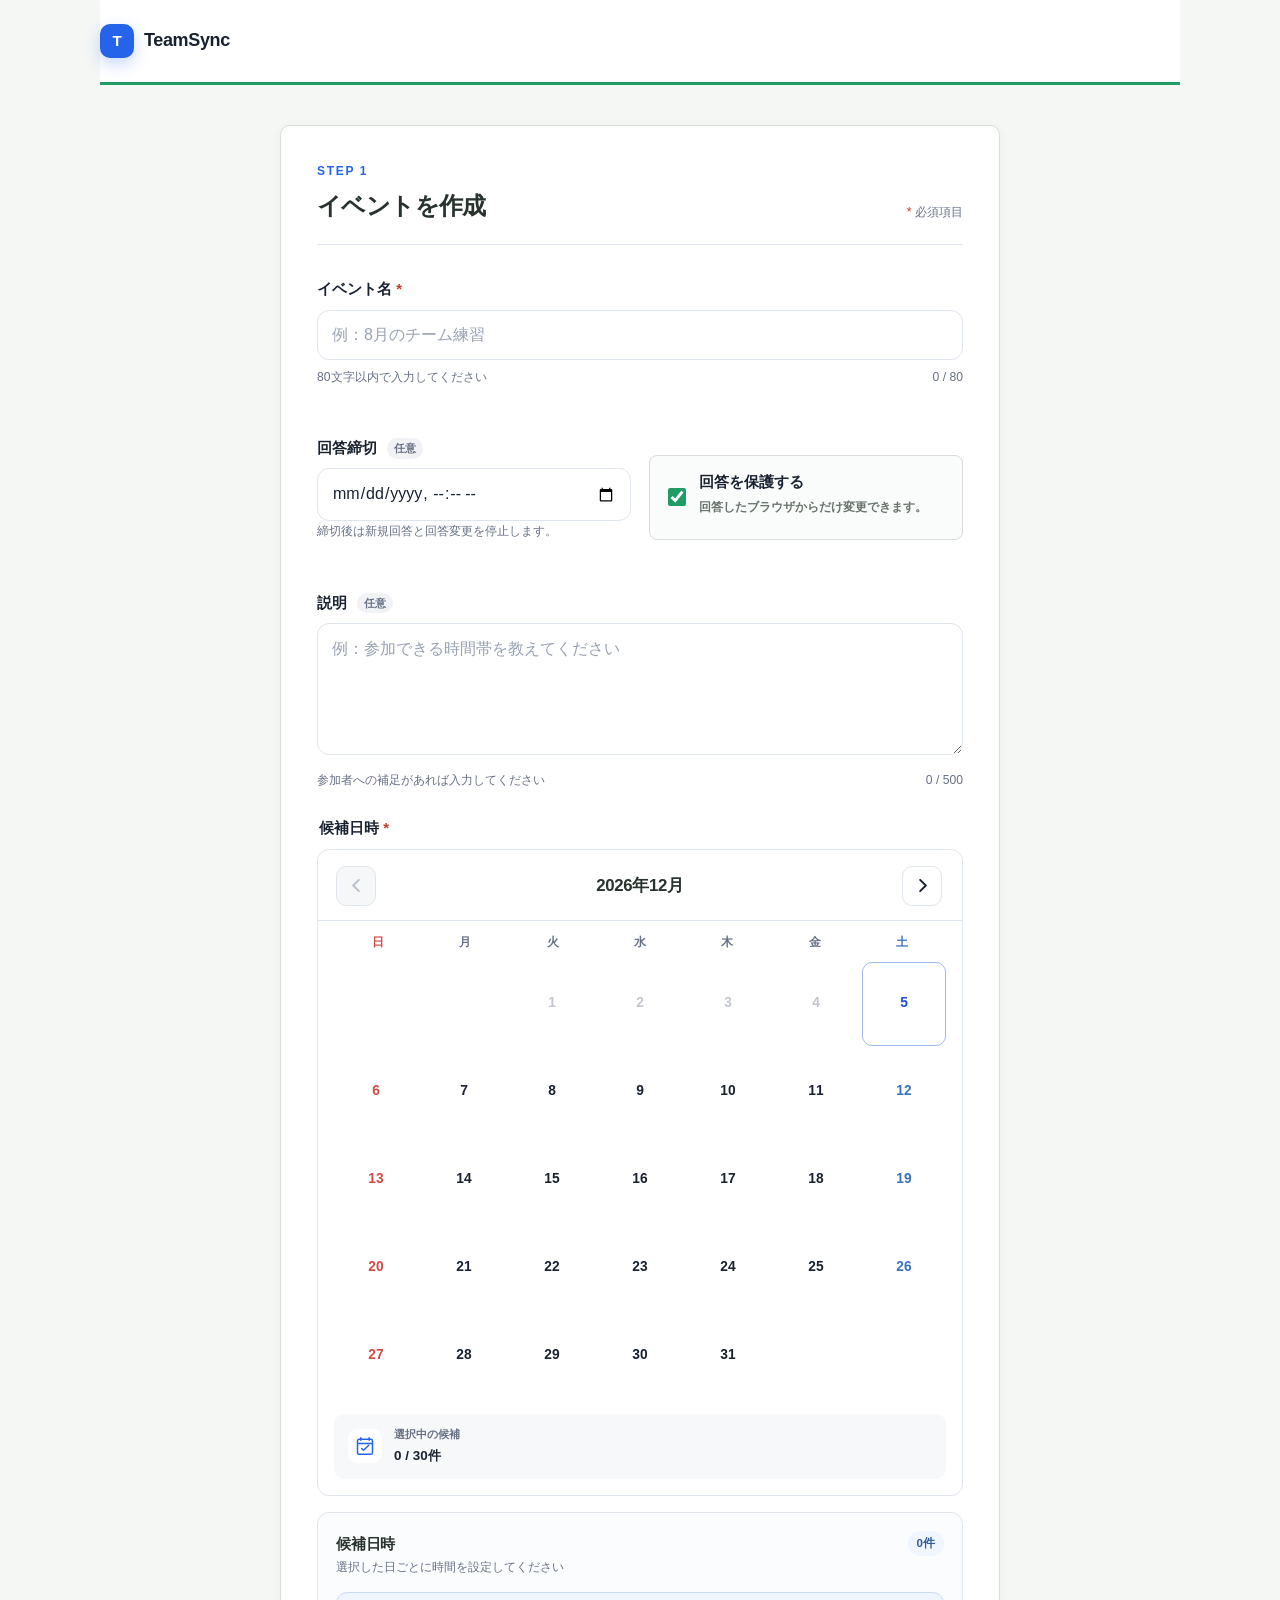
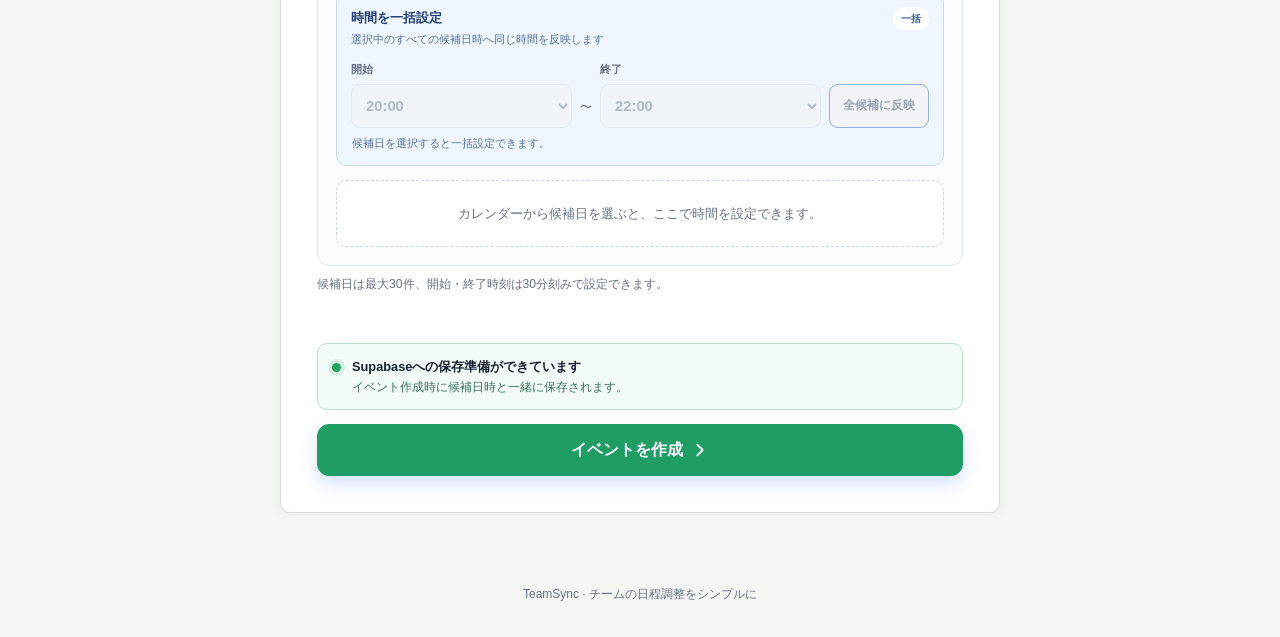
<file: index.html>
<!doctype html>
<html lang="ja">
  <head>
    <meta charset="UTF-8" />
    <meta name="viewport" content="width=device-width, initial-scale=1.0" />
    <meta
      name="description"
      content="TeamSyncは、ゲームチーム向けのシンプルな日程調整ツールです。"
    />
    <title>イベントを作成 | TeamSync</title>
    <link rel="stylesheet" href="css/style.css?v=15" />
  </head>
  <body>
    <header class="site-header">
      <a class="brand" href="index.html" aria-label="TeamSync ホーム">
        <span class="brand-mark" aria-hidden="true">T</span>
        <span>TeamSync</span>
      </a>
    </header>

    <main class="page-shell">
      <section class="card" aria-labelledby="form-title">
        <div class="card-heading">
          <div>
            <p class="step-label">STEP 1</p>
            <h2 id="form-title">イベントを作成</h2>
          </div>
          <p class="required-note"><span aria-hidden="true">*</span> 必須項目</p>
        </div>

        <form id="create-event-form" novalidate>
          <div class="form-group">
            <label for="event-title">イベント名 <span class="required">*</span></label>
            <input
              id="event-title"
              name="title"
              type="text"
              maxlength="80"
              placeholder="例：8月のチーム練習"
              autocomplete="off"
              aria-describedby="event-title-hint event-title-error"
              required
            />
            <div class="field-meta">
              <p id="event-title-hint" class="field-hint">80文字以内で入力してください</p>
              <p id="event-title-count" class="character-count" aria-hidden="true">0 / 80</p>
            </div>
            <p id="event-title-error" class="field-error" aria-live="polite"></p>
          </div>

          <div class="creation-options">
            <div class="form-group">
              <label for="response-deadline">
                回答締切 <span class="optional">任意</span>
              </label>
              <input id="response-deadline" name="responseDeadline" type="datetime-local" />
              <p class="field-hint">締切後は新規回答と回答変更を停止します。</p>
            </div>
            <label class="check-option" for="responses-protected">
              <input id="responses-protected" name="responsesProtected" type="checkbox" checked />
              <span>
                <strong>回答を保護する</strong>
                <small>回答したブラウザからだけ変更できます。</small>
              </span>
            </label>
          </div>

          <div class="form-group">
            <label for="event-description">
              説明 <span class="optional">任意</span>
            </label>
            <textarea
              id="event-description"
              name="description"
              rows="4"
              maxlength="500"
              placeholder="例：参加できる時間帯を教えてください"
              aria-describedby="event-description-hint"
            ></textarea>
            <div class="field-meta">
              <p id="event-description-hint" class="field-hint">参加者への補足があれば入力してください</p>
              <p id="event-description-count" class="character-count" aria-hidden="true">0 / 500</p>
            </div>
          </div>

          <fieldset class="form-group schedule-field" aria-describedby="schedule-note schedule-error">
            <legend>候補日時 <span class="required">*</span></legend>
            <div class="calendar" id="calendar" data-calendar>
              <div class="calendar-header">
                <button
                  class="calendar-nav-button"
                  id="calendar-previous"
                  type="button"
                  aria-label="前の月を表示"
                >
                  <svg viewBox="0 0 20 20" aria-hidden="true">
                    <path d="m12.5 4-6 6 6 6" />
                  </svg>
                </button>
                <p class="calendar-month" id="calendar-month" aria-live="polite"></p>
                <button
                  class="calendar-nav-button"
                  id="calendar-next"
                  type="button"
                  aria-label="次の月を表示"
                >
                  <svg viewBox="0 0 20 20" aria-hidden="true">
                    <path d="m7.5 4 6 6-6 6" />
                  </svg>
                </button>
              </div>

              <div class="calendar-weekdays" aria-hidden="true">
                <span class="is-sunday">日</span>
                <span>月</span>
                <span>火</span>
                <span>水</span>
                <span>木</span>
                <span>金</span>
                <span class="is-saturday">土</span>
              </div>

              <div
                class="calendar-grid"
                id="calendar-grid"
                role="group"
                aria-labelledby="calendar-month"
              ></div>

              <div class="calendar-selection" id="calendar-selection">
                <span class="calendar-selection-icon" aria-hidden="true">
                  <svg viewBox="0 0 24 24">
                    <path d="M7 2v3M17 2v3M3.5 9h17M5 4h14a2 2 0 0 1 2 2v14a2 2 0 0 1-2 2H5a2 2 0 0 1-2-2V6a2 2 0 0 1 2-2Z" />
                    <path d="m8 15 2.2 2.2L16.5 11" />
                  </svg>
                </span>
                <div>
                  <span class="calendar-selection-label">選択中の候補</span>
                  <strong id="selected-count-label">0 / 30件</strong>
                </div>
              </div>
            </div>

            <section class="candidate-editor" aria-labelledby="candidate-editor-title">
              <div class="candidate-editor-header">
                <div>
                  <h3 id="candidate-editor-title">候補日時</h3>
                  <p>選択した日ごとに時間を設定してください</p>
                </div>
                <span class="candidate-count" id="candidate-count" aria-live="polite">0件</span>
              </div>

              <section class="bulk-time-panel" aria-labelledby="bulk-time-title">
                <div class="bulk-time-heading">
                  <div>
                    <h4 id="bulk-time-title">時間を一括設定</h4>
                    <p>選択中のすべての候補日時へ同じ時間を反映します</p>
                  </div>
                  <span class="bulk-time-badge">一括</span>
                </div>
                <div class="bulk-time-controls">
                  <label class="time-field" for="bulk-start-time">
                    <span>開始</span>
                    <select
                      class="time-select"
                      id="bulk-start-time"
                      aria-describedby="bulk-time-message"
                      disabled
                    ></select>
                  </label>
                  <span class="time-separator" aria-hidden="true">〜</span>
                  <label class="time-field" for="bulk-end-time">
                    <span>終了</span>
                    <select
                      class="time-select"
                      id="bulk-end-time"
                      aria-describedby="bulk-time-message"
                      disabled
                    ></select>
                  </label>
                  <button class="bulk-time-button" id="apply-bulk-time" type="button" disabled>
                    全候補に反映
                  </button>
                </div>
                <p class="bulk-time-message" id="bulk-time-message" aria-live="polite">
                  候補日を選択すると一括設定できます。
                </p>
              </section>

              <div class="candidate-empty" id="candidate-empty">
                カレンダーから候補日を選ぶと、ここで時間を設定できます。
              </div>
              <div class="candidate-list" id="candidate-list"></div>
            </section>

            <input id="schedule-data" name="schedule" type="hidden" />
            <p id="schedule-note" class="field-hint schedule-hint">
              候補日は最大30件、開始・終了時刻は30分刻みで設定できます。
            </p>
            <p id="schedule-error" class="field-error" aria-live="polite"></p>
          </fieldset>

          <div
            class="backend-status"
            id="supabase-status"
            role="status"
            aria-live="polite"
            tabindex="-1"
          >
            <span class="backend-status-indicator" aria-hidden="true"></span>
            <div>
              <strong id="supabase-status-label">保存先を確認しています</strong>
              <span id="supabase-status-detail">Supabaseの設定を読み込んでいます。</span>
            </div>
          </div>

          <button class="primary-button" id="create-event-button" type="submit">
            <span class="button-spinner" aria-hidden="true" hidden></span>
            <span id="create-event-button-label">イベントを作成</span>
            <svg viewBox="0 0 20 20" aria-hidden="true">
              <path d="m7 4 6 6-6 6" />
            </svg>
          </button>

          <p id="phase-notice" class="phase-notice" role="status" aria-live="polite" hidden></p>
        </form>
      </section>
    </main>

    <footer class="site-footer">
      <p>TeamSync <span aria-hidden="true">·</span> チームの日程調整をシンプルに</p>
    </footer>

    <script src="js/config.js?v=8" defer></script>
    <script src="js/calendar.js?v=15" defer></script>
    <script src="js/supabase.js?v=15" defer></script>
    <script src="js/create-event.js?v=15" defer></script>
  </body>
</html>
</file>
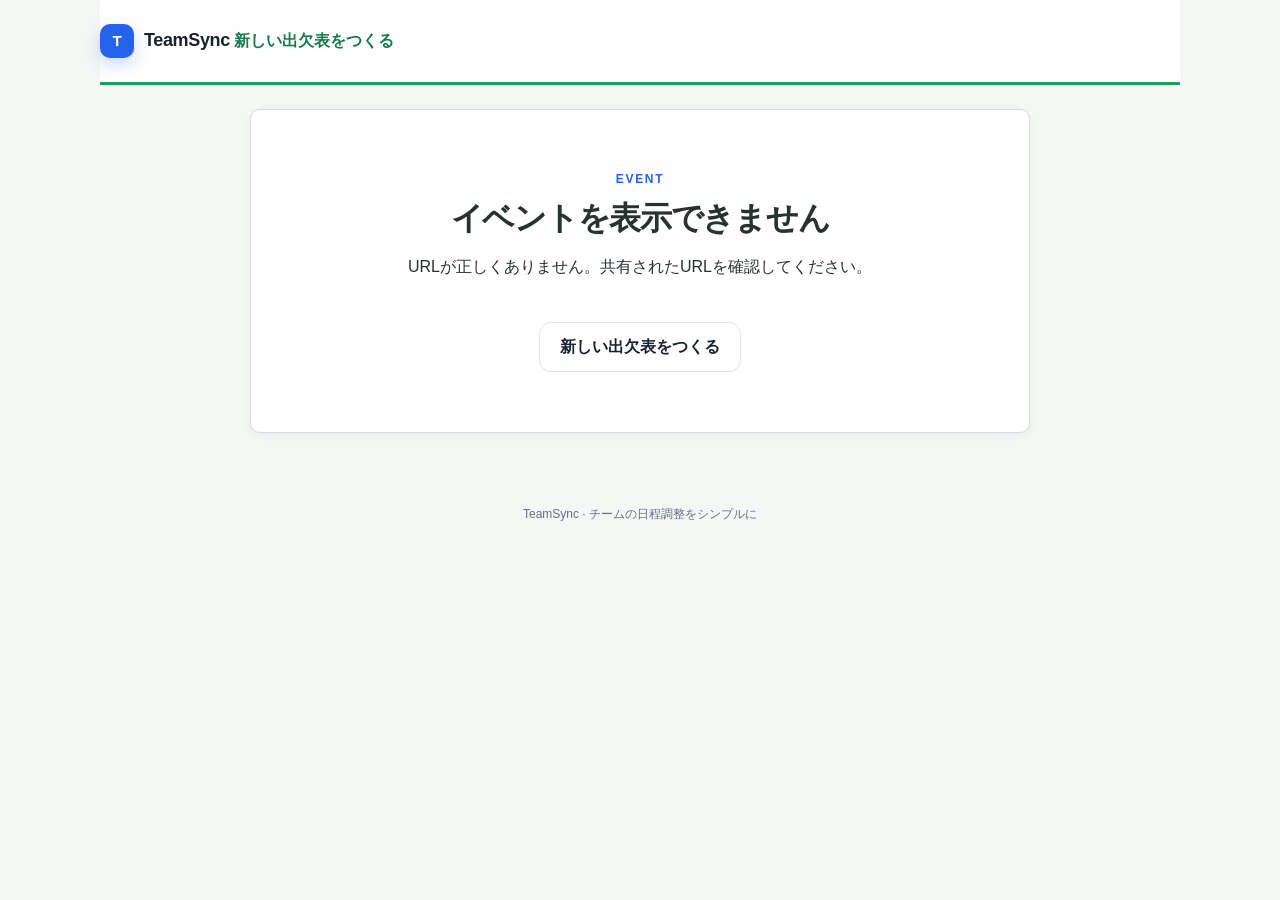
<file: event.html>
<!doctype html>
<html lang="ja">
  <head>
    <meta charset="UTF-8" />
    <meta name="viewport" content="width=device-width, initial-scale=1.0" />
    <meta name="description" content="TeamSyncの出欠表です。" />
    <title>出欠表 | TeamSync</title>
    <link rel="stylesheet" href="css/style.css?v=16" />
  </head>
  <body>
    <header class="site-header">
      <a class="brand" href="index.html" aria-label="TeamSync ホーム">
        <span class="brand-mark" aria-hidden="true">T</span><span>TeamSync</span>
      </a>
      <a class="header-create-link" href="index.html">新しい出欠表をつくる</a>
    </header>

    <main class="page-shell event-page-shell">
      <section id="event-loading" class="card event-state" aria-live="polite">
        <span class="event-loader" aria-hidden="true"></span><p>出欠表を読み込んでいます…</p>
      </section>

      <section id="event-error" class="card empty-state" hidden>
        <p class="eyebrow">EVENT</p>
        <h1>イベントを表示できません</h1>
        <p id="event-error-message"></p>
        <a class="secondary-button" href="index.html">新しい出欠表をつくる</a>
      </section>

      <article id="event-content" class="event-content" hidden>
        <section class="event-header-card card">
          <div class="event-title-row">
            <div>
              <p class="eyebrow">みんなの予定を合わせよう</p>
              <h1 id="event-title"></h1>
            </div>
            <a id="manage-event-link" class="organizer-button" href="manage.html" hidden>幹事メニュー</a>
          </div>
          <p id="event-description" class="event-description"></p>
          <div id="confirmed-banner" class="confirmed-banner" hidden>
            <strong>開催日が決まりました</strong>
            <span id="confirmed-date"></span>
          </div>
          <p id="deadline-status" class="deadline-status"></p>

          <div class="share-panel compact-share-panel">
            <div>
              <span class="share-label">参加者へこのURLを共有してください</span>
              <p id="share-url" class="share-url"></p>
            </div>
            <button id="copy-url-button" class="copy-button" type="button">
              <span id="copy-url-label">URLをコピー</span>
            </button>
          </div>
          <p id="copy-status" class="copy-status" role="status" aria-live="polite"></p>
        </section>

        <section class="event-primary-actions">
          <a id="response-page-link" class="primary-button response-page-button" href="response.html">
            出欠を入力する
          </a>
          <button id="download-csv-button" class="secondary-button" type="button">CSVダウンロード</button>
        </section>

        <section class="card attendance-card" aria-labelledby="event-results-title">
          <div class="attendance-heading">
            <div>
              <p class="step-label">ATTENDANCE</p>
              <h2 id="event-results-title">出欠表</h2>
            </div>
            <div class="attendance-meta">
              <strong id="results-participant-count">0人が回答</strong>
              <button id="refresh-results-button" class="text-button" type="button">最新の状態に更新</button>
            </div>
          </div>

          <div id="results-loading" class="results-state" role="status" aria-live="polite">
            <span class="event-loader" aria-hidden="true"></span><p>回答を集計しています…</p>
          </div>
          <div id="results-error" class="results-state results-state--error" hidden>
            <p>回答結果を読み込めませんでした。</p>
          </div>
          <p id="results-action-notice" class="phase-notice" role="status" aria-live="polite" hidden></p>
          <div id="results-empty" class="results-empty" hidden>
            <strong>まだ回答はありません</strong>
            <p>「出欠を入力する」から最初の回答を登録してください。</p>
          </div>

          <div id="results-content" hidden>
            <div class="attendance-table-scroll" tabindex="0" aria-label="候補日時と参加者の出欠表">
              <table class="attendance-table">
                <caption>候補日時ごとの出欠とコメント</caption>
                <thead id="results-table-head"></thead>
                <tbody id="results-table-body"></tbody>
                <tfoot id="results-table-foot"></tfoot>
              </table>
            </div>
            <p class="table-help">名前を選ぶと回答を変更できます。回答保護中は回答したブラウザのみ編集できます。</p>
          </div>
        </section>
      </article>
    </main>

    <footer class="site-footer"><p>TeamSync · チームの日程調整をシンプルに</p></footer>
    <script src="js/config.js?v=8" defer></script>
    <script src="js/supabase.js?v=15" defer></script>
    <script src="js/event.js?v=16" defer></script>
  </body>
</html>
</file>
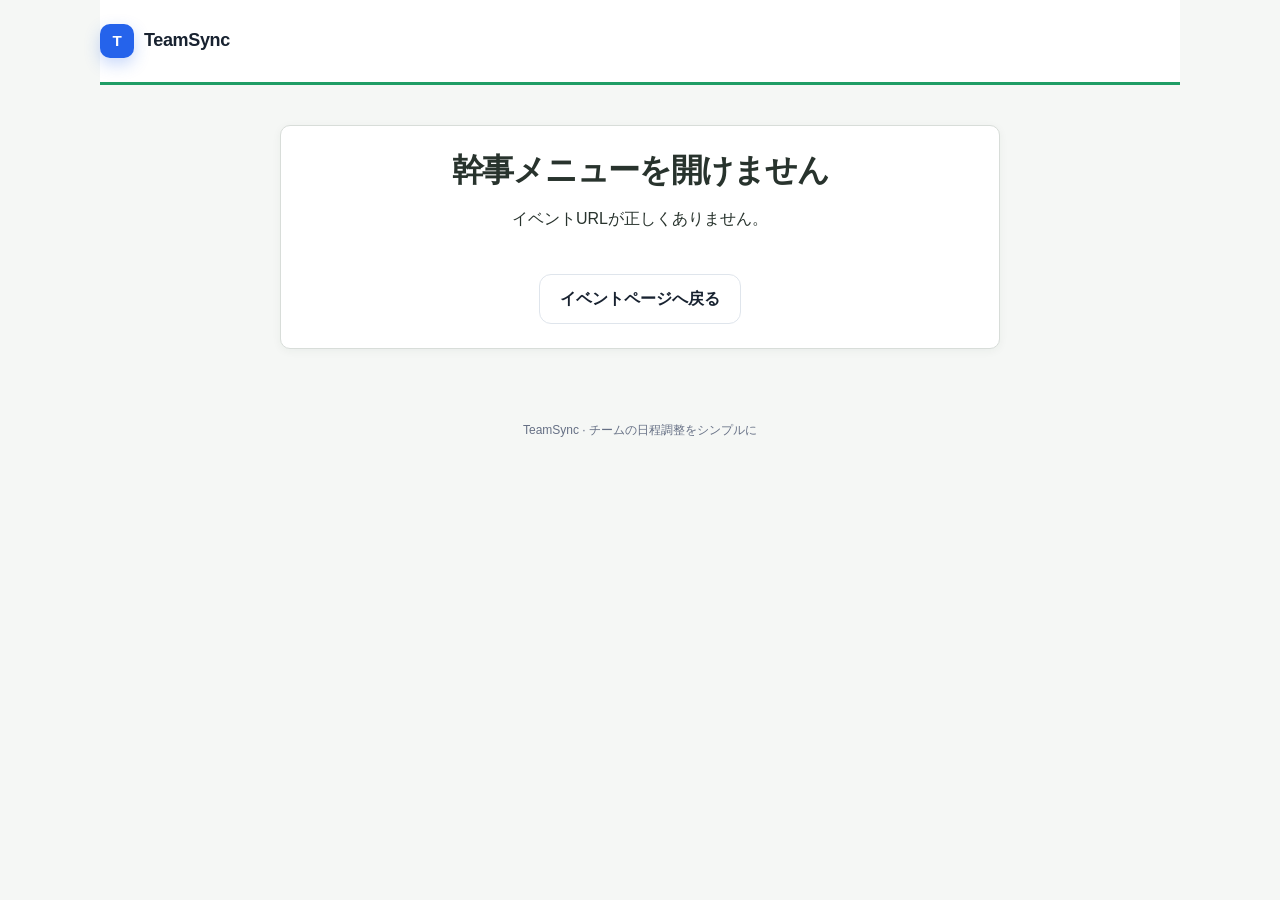
<file: manage.html>
<!doctype html>
<html lang="ja">
  <head>
    <meta charset="UTF-8" />
    <meta name="viewport" content="width=device-width, initial-scale=1.0" />
    <meta name="description" content="TeamSyncの幹事メニューです。" />
    <title>幹事メニュー | TeamSync</title>
    <link rel="stylesheet" href="css/style.css?v=15" />
  </head>
  <body>
    <header class="site-header">
      <a class="brand" href="index.html"><span class="brand-mark" aria-hidden="true">T</span><span>TeamSync</span></a>
    </header>
    <main class="page-shell manage-shell">
      <section id="manage-loading" class="card event-state"><span class="event-loader"></span><p>幹事情報を確認しています…</p></section>
      <section id="manage-error" class="card empty-state" hidden>
        <h1>幹事メニューを開けません</h1>
        <p id="manage-error-message"></p>
        <a id="manage-error-back" class="secondary-button" href="index.html">イベントページへ戻る</a>
      </section>
      <article id="manage-content" hidden>
        <div class="manage-heading">
          <div><p class="eyebrow">ORGANIZER</p><h1>幹事メニュー</h1></div>
          <a id="back-to-event" class="secondary-button" href="event.html">出欠表へ戻る</a>
        </div>

        <section class="card">
          <h2>イベント情報を編集</h2>
          <form id="manage-form">
            <div class="form-group">
              <label for="manage-title">イベント名</label>
              <input id="manage-title" maxlength="80" required />
            </div>
            <div class="form-group">
              <label for="manage-description">メモ</label>
              <textarea id="manage-description" rows="4" maxlength="500"></textarea>
            </div>
            <div class="creation-options">
              <div class="form-group">
                <label for="manage-deadline">回答締切</label>
                <input id="manage-deadline" type="datetime-local" />
              </div>
              <label class="check-option" for="manage-protected">
                <input id="manage-protected" type="checkbox" />
                <span><strong>回答を保護する</strong><small>回答したブラウザのみ変更可能にします。</small></span>
              </label>
            </div>

            <div class="manage-section-heading">
              <div><h3>候補日時</h3><p>追加・編集・削除・並べ替えができます。</p></div>
              <button id="add-candidate-button" class="secondary-button" type="button">候補を追加</button>
            </div>
            <div id="manage-candidate-list" class="manage-candidate-list"></div>

            <button id="save-event-button" class="primary-button" type="submit">編集内容を保存</button>
            <p id="manage-notice" class="phase-notice" role="status" hidden></p>
          </form>
        </section>

        <section class="card">
          <h2>開催日を確定</h2>
          <p class="field-hint">確定した候補は出欠表で目立つように表示されます。</p>
          <div class="confirm-date-controls">
            <select id="confirmed-date-select"><option value="">未確定</option></select>
            <button id="confirm-date-button" class="primary-button" type="button">確定状態を保存</button>
          </div>
        </section>

        <section class="card">
          <h2>幹事用URL</h2>
          <p class="field-hint">このURLを知っている人はイベントを編集・削除できます。参加者には共有しないでください。</p>
          <div class="share-panel compact-share-panel">
            <p id="admin-url" class="share-url"></p>
            <button id="copy-admin-url" class="copy-button" type="button">幹事用URLをコピー</button>
          </div>
        </section>

        <section class="card danger-zone">
          <h2>イベントを削除</h2>
          <p>出欠とコメントを含むすべてのデータが削除され、元に戻せません。</p>
          <button id="delete-event-button" class="danger-button" type="button">イベントを削除</button>
        </section>
      </article>
    </main>
    <footer class="site-footer"><p>TeamSync · チームの日程調整をシンプルに</p></footer>
    <script src="js/config.js?v=8" defer></script>
    <script src="js/supabase.js?v=15" defer></script>
    <script src="js/manage-event.js?v=15" defer></script>
  </body>
</html>
</file>
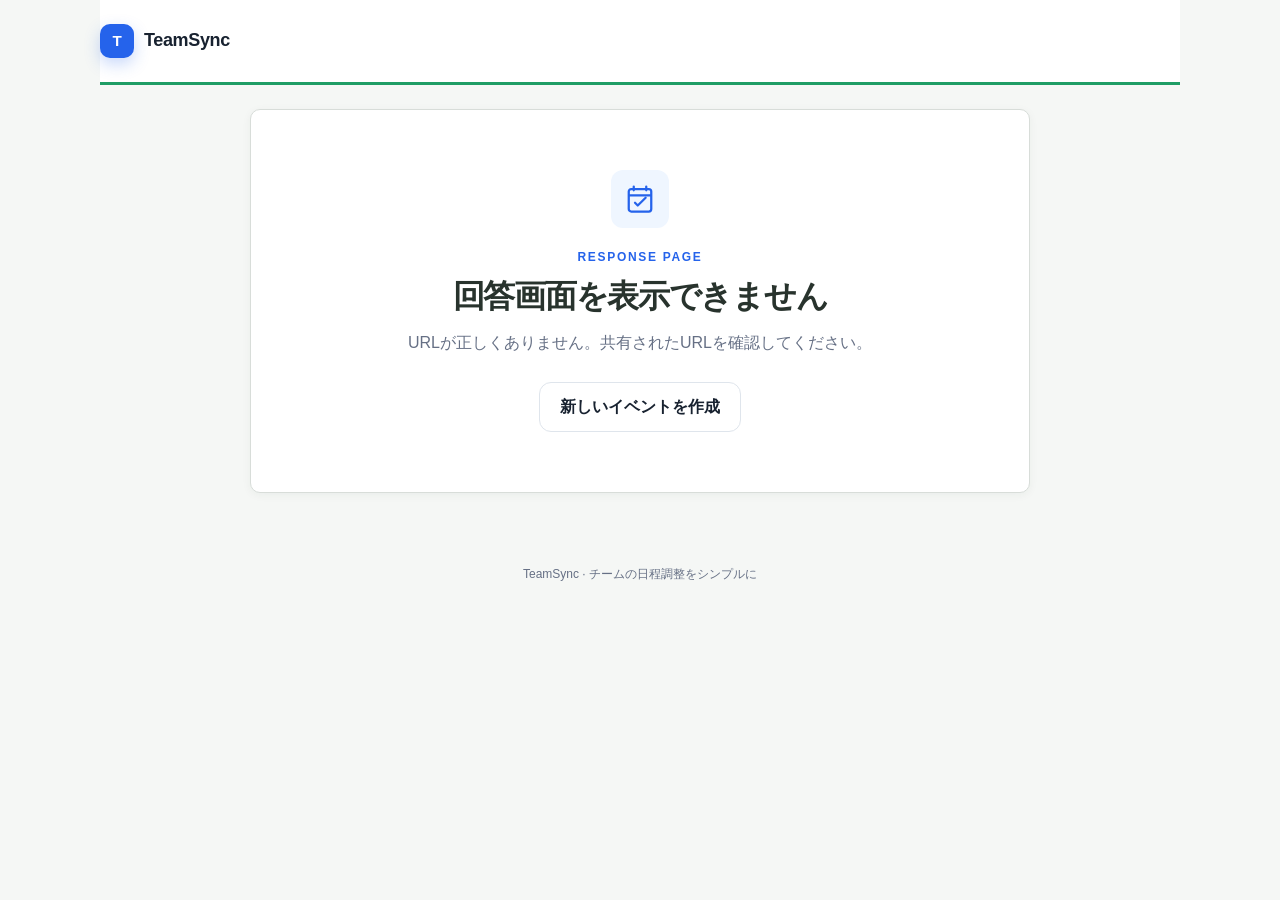
<file: response.html>
<!doctype html>
<html lang="ja">
  <head>
    <meta charset="UTF-8" />
    <meta name="viewport" content="width=device-width, initial-scale=1.0" />
    <meta name="description" content="TeamSyncの出欠回答ページです。" />
    <title>出欠を回答 | TeamSync</title>
    <link rel="stylesheet" href="css/style.css?v=15" />
  </head>
  <body>
    <header class="site-header">
      <a class="brand" href="index.html" aria-label="TeamSync ホーム">
        <span class="brand-mark" aria-hidden="true">T</span>
        <span>TeamSync</span>
      </a>
    </header>

    <main class="page-shell event-page-shell">
      <section id="event-loading" class="card event-state" aria-live="polite">
        <span class="event-loader" aria-hidden="true"></span>
        <p>イベント情報を読み込んでいます…</p>
      </section>

      <section id="event-error" class="card empty-state" aria-labelledby="event-error-title" hidden>
        <span class="calendar-icon calendar-icon--large" aria-hidden="true">
          <svg viewBox="0 0 24 24">
            <path d="M7 2v3M17 2v3M3.5 9h17M5 4h14a2 2 0 0 1 2 2v14a2 2 0 0 1-2 2H5a2 2 0 0 1-2-2V6a2 2 0 0 1 2-2Z" />
            <path d="m8 15 2.2 2.2L16.5 11" />
          </svg>
        </span>
        <p class="eyebrow">RESPONSE PAGE</p>
        <h1 id="event-error-title">回答画面を表示できません</h1>
        <p id="event-error-message" class="intro-copy"></p>
        <a class="secondary-button" href="index.html">新しいイベントを作成</a>
      </section>

      <article id="event-content" class="event-content" aria-labelledby="event-title" hidden>
        <section class="card event-summary response-event-summary">
          <div class="event-summary-heading">
            <div>
              <p class="eyebrow">EVENT</p>
              <h1 id="event-title"></h1>
            </div>
            <span class="event-candidate-badge" id="event-candidate-count"></span>
          </div>
          <p id="event-description" class="event-description"></p>
        </section>

        <section class="card event-dates" aria-labelledby="event-dates-title">
          <div class="event-section-heading">
            <div>
              <p class="step-label">YOUR RESPONSE</p>
              <h2 id="event-dates-title">出欠を回答</h2>
            </div>
            <p id="response-mode-hint">回答する候補だけ選択できます</p>
          </div>

          <div id="response-closed" class="confirmed-banner is-warning" hidden>
            <strong>回答受付は終了しました</strong>
            <span>幹事が設定した回答締切を過ぎています。</span>
          </div>

          <form id="response-form" novalidate>
            <div class="response-name-group">
              <label for="participant-name">
                名前 <span class="required">*</span>
              </label>
              <input
                id="participant-name"
                name="participantName"
                type="text"
                maxlength="40"
                placeholder="例：たなか"
                autocomplete="name"
                aria-describedby="participant-name-hint participant-name-error"
                required
              />
              <div class="field-meta">
                <p id="participant-name-hint" class="field-hint">
                  既存回答の変更は、回答一覧の名前をクリックしてください
                </p>
                <p id="participant-name-count" class="character-count" aria-hidden="true">
                  0 / 40
                </p>
              </div>
              <p id="participant-name-error" class="field-error" aria-live="polite"></p>
            </div>

            <ol id="event-date-list" class="event-date-list"></ol>

            <p class="response-help">
              ○・△・×のいずれかを選んだ候補だけ保存されます。コメントは候補ごとに任意です。
            </p>
            <p id="response-form-error" class="field-error response-form-error" aria-live="polite"></p>

            <button class="primary-button" id="submit-response-button" type="submit">
              <span class="button-spinner" aria-hidden="true" hidden></span>
              <span id="submit-response-button-label">回答を保存</span>
              <svg viewBox="0 0 20 20" aria-hidden="true">
                <path d="m4 10 4 4 8-8" />
              </svg>
            </button>

            <p id="response-notice" class="phase-notice" role="status" aria-live="polite" hidden></p>
          </form>
        </section>

        <div class="event-page-actions">
          <a id="back-to-results-link" class="secondary-button" href="event.html">回答一覧に戻る</a>
        </div>
      </article>
    </main>

    <footer class="site-footer">
      <p>TeamSync <span aria-hidden="true">·</span> チームの日程調整をシンプルに</p>
    </footer>

    <script src="js/config.js?v=8" defer></script>
    <script src="js/supabase.js?v=15" defer></script>
    <script src="js/event.js?v=15" defer></script>
  </body>
</html>
</file>
<file: css/style.css>
:root {
  color-scheme: light;
  --color-bg: #f6f8fb;
  --color-surface: #ffffff;
  --color-text: #182230;
  --color-muted: #667085;
  --color-border: #dfe5ec;
  --color-primary: #2563eb;
  --color-primary-dark: #1d4ed8;
  --color-primary-soft: #eff6ff;
  --color-danger: #c9362b;
  --shadow-card: 0 18px 48px rgba(30, 41, 59, 0.08);
  --radius-large: 20px;
  --radius-medium: 12px;
  font-family:
    Inter, "Noto Sans JP", "Hiragino Kaku Gothic ProN", "Yu Gothic", Meiryo,
    sans-serif;
}

* {
  box-sizing: border-box;
}

[hidden] {
  display: none !important;
}

html {
  min-width: 320px;
  background: var(--color-bg);
}

body {
  min-height: 100vh;
  margin: 0;
  color: var(--color-text);
  background:
    radial-gradient(circle at 15% 5%, rgba(37, 99, 235, 0.07), transparent 28rem),
    var(--color-bg);
  line-height: 1.65;
}

button,
input,
select,
textarea {
  font: inherit;
}

a {
  color: inherit;
}

.site-header {
  width: min(100% - 40px, 1080px);
  margin: 0 auto;
  padding: 24px 0;
}

.brand {
  display: inline-flex;
  align-items: center;
  gap: 10px;
  color: var(--color-text);
  font-size: 1.125rem;
  font-weight: 750;
  letter-spacing: -0.02em;
  text-decoration: none;
}

.brand-mark {
  display: grid;
  width: 34px;
  height: 34px;
  place-items: center;
  border-radius: 10px;
  color: #fff;
  background: var(--color-primary);
  box-shadow: 0 6px 16px rgba(37, 99, 235, 0.25);
  font-size: 0.95rem;
}

.page-shell {
  width: min(100% - 40px, 720px);
  margin: 40px auto 72px;
}

.page-shell--centered {
  display: grid;
  min-height: calc(100vh - 220px);
  place-items: center;
}

.intro {
  margin-bottom: 28px;
  text-align: center;
}

.eyebrow,
.step-label {
  margin: 0 0 8px;
  color: var(--color-primary);
  font-size: 0.75rem;
  font-weight: 800;
  letter-spacing: 0.14em;
}

h1,
h2,
p {
  overflow-wrap: anywhere;
}

h1 {
  margin: 0;
  font-size: clamp(1.9rem, 6vw, 2.75rem);
  line-height: 1.25;
  letter-spacing: -0.04em;
}

.intro-copy {
  max-width: 580px;
  margin: 14px auto 0;
  color: var(--color-muted);
}

.card {
  padding: 36px;
  border: 1px solid rgba(223, 229, 236, 0.85);
  border-radius: var(--radius-large);
  background: var(--color-surface);
  box-shadow: var(--shadow-card);
}

.card-heading {
  display: flex;
  align-items: flex-end;
  justify-content: space-between;
  gap: 24px;
  margin-bottom: 32px;
  padding-bottom: 22px;
  border-bottom: 1px solid var(--color-border);
}

.card-heading h2 {
  margin: 0;
  font-size: 1.5rem;
  line-height: 1.35;
  letter-spacing: -0.025em;
}

.required-note {
  flex: none;
  margin: 0;
  color: var(--color-muted);
  font-size: 0.78rem;
}

.required,
.required-note span {
  color: var(--color-danger);
}

.form-group {
  min-width: 0;
  margin: 0 0 26px;
  padding: 0;
  border: 0;
}

label,
legend {
  display: block;
  margin-bottom: 8px;
  color: var(--color-text);
  font-size: 0.925rem;
  font-weight: 700;
}

.optional {
  display: inline-block;
  margin-left: 6px;
  padding: 1px 7px;
  border-radius: 999px;
  color: var(--color-muted);
  background: #f0f2f5;
  font-size: 0.7rem;
  font-weight: 600;
  vertical-align: 1px;
}

input,
textarea {
  width: 100%;
  border: 1px solid var(--color-border);
  border-radius: var(--radius-medium);
  outline: none;
  color: var(--color-text);
  background: var(--color-surface);
  transition:
    border-color 160ms ease,
    box-shadow 160ms ease;
}

input {
  min-height: 50px;
  padding: 11px 14px;
}

textarea {
  min-height: 120px;
  padding: 12px 14px;
  resize: vertical;
}

input::placeholder,
textarea::placeholder {
  color: #98a2b3;
}

input:hover,
textarea:hover {
  border-color: #b8c2ce;
}

input:focus,
textarea:focus {
  border-color: var(--color-primary);
  box-shadow: 0 0 0 4px rgba(37, 99, 235, 0.11);
}

input[aria-invalid="true"] {
  border-color: var(--color-danger);
}

input[aria-invalid="true"]:focus {
  box-shadow: 0 0 0 4px rgba(201, 54, 43, 0.1);
}

.field-meta {
  display: flex;
  justify-content: space-between;
  gap: 16px;
  margin-top: 7px;
}

.field-hint,
.character-count,
.field-error {
  margin: 0;
  font-size: 0.76rem;
}

.field-hint,
.character-count {
  color: var(--color-muted);
}

.character-count {
  flex: none;
}

.field-error {
  min-height: 1.25rem;
  margin-top: 3px;
  color: var(--color-danger);
  font-weight: 650;
}

.placeholder-content {
  display: flex;
  align-items: center;
  gap: 16px;
  padding: 20px;
  border: 1px dashed #b7c7e6;
  border-radius: var(--radius-medium);
  background: var(--color-primary-soft);
}

.calendar-icon {
  display: grid;
  width: 42px;
  height: 42px;
  flex: none;
  place-items: center;
  border-radius: 12px;
  color: var(--color-primary);
  background: #fff;
}

.calendar-icon svg {
  width: 23px;
  fill: none;
  stroke: currentColor;
  stroke-linecap: round;
  stroke-linejoin: round;
  stroke-width: 1.8;
}

.placeholder-title,
.placeholder-copy {
  margin: 0;
}

.schedule-field {
  padding: 0;
}

.calendar {
  overflow: hidden;
  border: 1px solid var(--color-border);
  border-radius: var(--radius-medium);
  background: var(--color-surface);
}

.calendar-header {
  display: grid;
  grid-template-columns: 42px 1fr 42px;
  align-items: center;
  gap: 8px;
  padding: 16px 18px 14px;
  border-bottom: 1px solid var(--color-border);
}

.calendar-month {
  margin: 0;
  font-size: 1.05rem;
  font-weight: 750;
  letter-spacing: -0.02em;
  text-align: center;
}

.calendar-nav-button {
  display: grid;
  width: 40px;
  height: 40px;
  place-items: center;
  border: 1px solid var(--color-border);
  border-radius: 10px;
  color: var(--color-text);
  background: #fff;
  cursor: pointer;
  transition:
    border-color 160ms ease,
    background-color 160ms ease,
    color 160ms ease;
}

.calendar-nav-button svg {
  width: 19px;
  fill: none;
  stroke: currentColor;
  stroke-linecap: round;
  stroke-linejoin: round;
  stroke-width: 2;
}

.calendar-nav-button:hover:not(:disabled) {
  border-color: #b7c7e6;
  color: var(--color-primary);
  background: var(--color-primary-soft);
}

.calendar-nav-button:disabled {
  color: #b9c0ca;
  background: #f6f7f9;
  cursor: not-allowed;
}

.calendar-nav-button:focus-visible,
.calendar-day:focus-visible {
  outline: 3px solid rgba(37, 99, 235, 0.22);
  outline-offset: 2px;
}

.calendar-weekdays,
.calendar-grid {
  display: grid;
  grid-template-columns: repeat(7, minmax(0, 1fr));
}

.calendar-weekdays {
  padding: 12px 16px 5px;
  color: var(--color-muted);
  font-size: 0.72rem;
  font-weight: 700;
  text-align: center;
}

.calendar-weekdays .is-sunday,
.calendar-day.is-sunday:not(.is-selected) {
  color: #d14a43;
}

.calendar-weekdays .is-saturday,
.calendar-day.is-saturday:not(.is-selected) {
  color: #3972bd;
}

.calendar-grid {
  gap: 4px;
  padding: 5px 16px 16px;
}

.calendar-day,
.calendar-empty-cell {
  aspect-ratio: 1;
  min-width: 0;
}

.calendar-day {
  position: relative;
  display: grid;
  place-items: center;
  padding: 0;
  border: 1px solid transparent;
  border-radius: 10px;
  color: var(--color-text);
  background: transparent;
  font-size: 0.86rem;
  font-weight: 650;
  cursor: pointer;
  transition:
    color 140ms ease,
    background-color 140ms ease,
    border-color 140ms ease,
    transform 140ms ease;
}

.calendar-day:hover:not(:disabled):not(.is-selected) {
  border-color: #c8d8f3;
  background: var(--color-primary-soft);
  transform: translateY(-1px);
}

.calendar-day.is-today:not(.is-selected) {
  border-color: #9dbbec;
  color: var(--color-primary-dark);
  font-weight: 800;
}

.calendar-day.is-selected {
  border-color: var(--color-primary);
  color: #fff;
  background: var(--color-primary);
  box-shadow: 0 5px 12px rgba(37, 99, 235, 0.25);
}

.calendar-day.is-past {
  color: #c2c7cf;
  cursor: not-allowed;
}

.calendar-selection {
  display: flex;
  align-items: center;
  gap: 12px;
  margin: 0 16px 16px;
  padding: 12px 14px;
  border-radius: 10px;
  color: var(--color-muted);
  background: #f7f8fa;
  transition:
    color 160ms ease,
    background-color 160ms ease;
}

.calendar-selection.has-selection {
  color: #254f89;
  background: var(--color-primary-soft);
}

.calendar-selection-icon {
  display: grid;
  width: 34px;
  height: 34px;
  flex: none;
  place-items: center;
  border-radius: 9px;
  color: var(--color-primary);
  background: #fff;
}

.calendar-selection-icon svg {
  width: 20px;
  fill: none;
  stroke: currentColor;
  stroke-linecap: round;
  stroke-linejoin: round;
  stroke-width: 1.8;
}

.calendar-selection-label,
.calendar-selection strong {
  display: block;
}

.calendar-selection-label {
  margin-bottom: 1px;
  font-size: 0.68rem;
  font-weight: 650;
}

.calendar-selection strong {
  color: var(--color-text);
  font-size: 0.84rem;
}

.candidate-editor {
  margin-top: 16px;
  padding: 18px;
  border: 1px solid var(--color-border);
  border-radius: var(--radius-medium);
  background: #fbfcfe;
}

.candidate-editor-header {
  display: flex;
  align-items: flex-start;
  justify-content: space-between;
  gap: 16px;
  margin-bottom: 14px;
}

.candidate-editor-header h3,
.candidate-editor-header p,
.candidate-date {
  margin: 0;
}

.candidate-editor-header h3 {
  font-size: 0.95rem;
  letter-spacing: -0.015em;
}

.candidate-editor-header p {
  margin-top: 2px;
  color: var(--color-muted);
  font-size: 0.75rem;
}

.candidate-count {
  flex: none;
  padding: 3px 9px;
  border-radius: 999px;
  color: #315b96;
  background: var(--color-primary-soft);
  font-size: 0.72rem;
  font-weight: 750;
}

.bulk-time-panel {
  margin-bottom: 14px;
  padding: 14px;
  border: 1px solid #cbdaf1;
  border-radius: 11px;
  background: var(--color-primary-soft);
}

.bulk-time-heading {
  display: flex;
  align-items: flex-start;
  justify-content: space-between;
  gap: 14px;
  margin-bottom: 12px;
}

.bulk-time-heading h4,
.bulk-time-heading p {
  margin: 0;
}

.bulk-time-heading h4 {
  color: #1f3f76;
  font-size: 0.82rem;
}

.bulk-time-heading p {
  margin-top: 2px;
  color: #52709e;
  font-size: 0.7rem;
}

.bulk-time-badge {
  flex: none;
  padding: 3px 8px;
  border-radius: 999px;
  color: #315b96;
  background: #fff;
  font-size: 0.65rem;
  font-weight: 800;
}

.bulk-time-controls {
  display: grid;
  grid-template-columns: minmax(0, 1fr) auto minmax(0, 1fr) auto;
  align-items: end;
  gap: 8px;
}

.bulk-time-button {
  min-height: 44px;
  padding: 9px 13px;
  border: 1px solid #8fb1e4;
  border-radius: 9px;
  color: #234f8f;
  background: #fff;
  font-size: 0.72rem;
  font-weight: 750;
  white-space: nowrap;
  cursor: pointer;
  transition:
    border-color 150ms ease,
    background-color 150ms ease,
    color 150ms ease;
}

.bulk-time-button:hover:not(:disabled) {
  border-color: var(--color-primary);
  color: var(--color-primary-dark);
  background: #f8fbff;
}

.bulk-time-button:focus-visible {
  outline: 3px solid rgba(37, 99, 235, 0.22);
  outline-offset: 2px;
}

.bulk-time-button:disabled,
.bulk-time-panel .time-select:disabled {
  color: #98a2b3;
  background: #f2f4f7;
  cursor: not-allowed;
}

.bulk-time-message {
  min-height: 1.1rem;
  margin: 7px 1px -2px;
  color: #52709e;
  font-size: 0.68rem;
}

.bulk-time-message.is-error {
  color: var(--color-danger);
  font-weight: 650;
}

.bulk-time-message.is-success {
  color: #256947;
  font-weight: 650;
}

.candidate-empty {
  padding: 22px 16px;
  border: 1px dashed #cbd5e1;
  border-radius: 10px;
  color: var(--color-muted);
  background: #fff;
  font-size: 0.8rem;
  text-align: center;
}

.candidate-list {
  display: grid;
  gap: 10px;
}

.candidate-card {
  padding: 15px;
  border: 1px solid var(--color-border);
  border-radius: 11px;
  background: #fff;
  box-shadow: 0 4px 12px rgba(30, 41, 59, 0.035);
}

.candidate-card-header {
  display: flex;
  align-items: center;
  justify-content: space-between;
  gap: 12px;
  margin-bottom: 13px;
}

.candidate-heading-group {
  min-width: 0;
}

.candidate-index {
  display: block;
  margin-bottom: 1px;
  color: var(--color-primary);
  font-size: 0.65rem;
  font-weight: 800;
  letter-spacing: 0.08em;
}

.candidate-date {
  font-size: 0.9rem;
  line-height: 1.4;
  letter-spacing: -0.01em;
  overflow-wrap: anywhere;
}

.candidate-remove-button {
  display: grid;
  width: 38px;
  height: 38px;
  flex: none;
  place-items: center;
  padding: 0;
  border: 1px solid var(--color-border);
  border-radius: 9px;
  color: var(--color-muted);
  background: #fff;
  cursor: pointer;
  transition:
    color 150ms ease,
    border-color 150ms ease,
    background-color 150ms ease;
}

.candidate-remove-button svg {
  width: 17px;
  fill: none;
  stroke: currentColor;
  stroke-linecap: round;
  stroke-width: 1.8;
}

.candidate-remove-button:hover {
  border-color: #efb4ae;
  color: var(--color-danger);
  background: #fff7f6;
}

.candidate-remove-button:focus-visible,
.time-select:focus-visible {
  outline: 3px solid rgba(37, 99, 235, 0.22);
  outline-offset: 2px;
}

.time-range {
  display: grid;
  grid-template-columns: minmax(0, 1fr) auto minmax(0, 1fr);
  align-items: end;
  gap: 9px;
}

.time-field {
  min-width: 0;
  margin: 0;
}

.time-field > span {
  display: block;
  margin-bottom: 5px;
  color: var(--color-muted);
  font-size: 0.68rem;
  font-weight: 700;
}

.time-select {
  width: 100%;
  min-width: 0;
  min-height: 44px;
  padding: 9px 10px;
  border: 1px solid var(--color-border);
  border-radius: 9px;
  outline: none;
  color: var(--color-text);
  background: #fff;
  font-weight: 650;
  cursor: pointer;
  transition:
    border-color 150ms ease,
    box-shadow 150ms ease;
}

.time-select:hover {
  border-color: #b8c2ce;
}

.time-select:focus {
  border-color: var(--color-primary);
  box-shadow: 0 0 0 3px rgba(37, 99, 235, 0.1);
}

.time-select[aria-invalid="true"] {
  border-color: var(--color-danger);
}

.time-separator {
  padding-bottom: 10px;
  color: var(--color-muted);
  font-size: 0.78rem;
}

.candidate-time-error {
  min-height: 1.2rem;
  margin: 4px 0 -3px;
  color: var(--color-danger);
  font-size: 0.72rem;
  font-weight: 650;
}

.schedule-hint {
  margin-top: 8px;
}

.placeholder-title {
  color: #1f3f76;
  font-size: 0.9rem;
  font-weight: 700;
}

.placeholder-copy {
  margin-top: 3px;
  color: #52709e;
  font-size: 0.78rem;
}

.backend-status {
  display: flex;
  align-items: flex-start;
  gap: 11px;
  margin-bottom: 14px;
  padding: 12px 14px;
  border: 1px solid var(--color-border);
  border-radius: 10px;
  color: var(--color-muted);
  background: #f8fafc;
}

.backend-status-indicator {
  width: 9px;
  height: 9px;
  flex: none;
  margin-top: 7px;
  border-radius: 50%;
  background: #98a2b3;
  box-shadow: 0 0 0 4px rgba(152, 162, 179, 0.13);
}

.backend-status strong,
.backend-status span:not(.backend-status-indicator) {
  display: block;
}

.backend-status strong {
  color: var(--color-text);
  font-size: 0.8rem;
}

.backend-status span:not(.backend-status-indicator) {
  margin-top: 1px;
  font-size: 0.72rem;
}

.backend-status.is-ready {
  border-color: #b7dfca;
  color: #397257;
  background: #f2fbf6;
}

.backend-status.is-ready .backend-status-indicator {
  background: #25a166;
  box-shadow: 0 0 0 4px rgba(37, 161, 102, 0.13);
}

.backend-status.is-missing {
  border-color: #f0d5a7;
  color: #886222;
  background: #fffaf0;
}

.backend-status.is-missing .backend-status-indicator {
  background: #d99a2b;
  box-shadow: 0 0 0 4px rgba(217, 154, 43, 0.13);
}

.primary-button,
.secondary-button {
  display: inline-flex;
  min-height: 50px;
  align-items: center;
  justify-content: center;
  gap: 8px;
  border-radius: var(--radius-medium);
  font-weight: 750;
  text-decoration: none;
  cursor: pointer;
  transition:
    background-color 160ms ease,
    border-color 160ms ease,
    transform 160ms ease,
    box-shadow 160ms ease;
}

.primary-button {
  width: 100%;
  padding: 12px 20px;
  border: 1px solid var(--color-primary);
  color: #fff;
  background: var(--color-primary);
  box-shadow: 0 8px 18px rgba(37, 99, 235, 0.19);
}

.primary-button svg {
  width: 18px;
  fill: none;
  stroke: currentColor;
  stroke-linecap: round;
  stroke-linejoin: round;
  stroke-width: 2;
}

.primary-button:hover:not(:disabled) {
  border-color: var(--color-primary-dark);
  background: var(--color-primary-dark);
  box-shadow: 0 10px 22px rgba(37, 99, 235, 0.25);
  transform: translateY(-1px);
}

.primary-button:disabled {
  border-color: #7ba1ee;
  background: #7ba1ee;
  box-shadow: none;
  cursor: wait;
}

.button-spinner {
  width: 17px;
  height: 17px;
  border: 2px solid rgba(255, 255, 255, 0.45);
  border-top-color: #fff;
  border-radius: 50%;
  animation: button-spin 700ms linear infinite;
}

@keyframes button-spin {
  to {
    transform: rotate(360deg);
  }
}

.primary-button:active,
.secondary-button:active {
  transform: translateY(0);
}

.primary-button:focus-visible,
.secondary-button:focus-visible,
.brand:focus-visible {
  outline: 3px solid rgba(37, 99, 235, 0.25);
  outline-offset: 3px;
}

.secondary-button {
  margin-top: 26px;
  padding: 10px 20px;
  border: 1px solid var(--color-border);
  color: var(--color-text);
  background: #fff;
}

.secondary-button:hover {
  border-color: #b8c2ce;
  background: #f8fafc;
}

.phase-notice {
  margin: 14px 0 0;
  padding: 11px 14px;
  border-radius: 10px;
  color: #315b96;
  background: var(--color-primary-soft);
  font-size: 0.82rem;
  text-align: center;
}

.phase-notice.is-success {
  color: #256947;
  background: #edf9f2;
}

.phase-notice.is-error {
  color: #9f332b;
  background: #fff1f0;
}

.empty-state {
  width: 100%;
  padding-block: 60px;
  text-align: center;
}

.empty-state h1 {
  font-size: clamp(1.55rem, 5vw, 2rem);
}

.calendar-icon--large {
  width: 58px;
  height: 58px;
  margin: 0 auto 20px;
  background: var(--color-primary-soft);
}

.calendar-icon--large svg {
  width: 30px;
}

.event-page-shell {
  width: min(100% - 40px, 780px);
  margin-top: 24px;
}

.event-state {
  display: flex;
  min-height: 240px;
  align-items: center;
  justify-content: center;
  gap: 13px;
  color: var(--color-muted);
  text-align: center;
}

.event-state p {
  margin: 0;
}

.event-loader {
  width: 22px;
  height: 22px;
  border: 2px solid #c9d5e7;
  border-top-color: var(--color-primary);
  border-radius: 50%;
  animation: button-spin 750ms linear infinite;
}

.event-content {
  display: grid;
  min-width: 0;
  gap: 18px;
}

.event-summary,
.event-dates,
.event-results,
.event-summary-heading > div,
.share-panel > div,
.event-date-detail {
  min-width: 0;
}

.event-summary-heading {
  display: flex;
  align-items: flex-start;
  justify-content: space-between;
  gap: 22px;
}

.event-summary-heading h1 {
  font-size: clamp(1.75rem, 6vw, 2.4rem);
}

.event-candidate-badge {
  flex: none;
  margin-top: 5px;
  padding: 5px 12px;
  border-radius: 999px;
  color: #315b96;
  background: var(--color-primary-soft);
  font-size: 0.78rem;
  font-weight: 800;
}

.event-description {
  margin: 20px 0 26px;
  color: #475467;
  white-space: pre-wrap;
}

.event-description.is-empty {
  color: #98a2b3;
}

.response-event-summary .event-description {
  margin-bottom: 0;
}

.response-cta {
  display: flex;
  align-items: center;
  justify-content: space-between;
  gap: 24px;
}

.response-cta h2,
.response-cta p {
  margin: 0;
}

.response-cta h2 {
  margin-top: 2px;
  font-size: 1.25rem;
  letter-spacing: -0.02em;
}

.response-cta > div > p:last-child {
  margin-top: 7px;
  color: var(--color-muted);
  font-size: 0.78rem;
}

.response-page-button {
  width: auto;
  min-width: 190px;
  flex: none;
  text-decoration: none;
}

.share-panel {
  display: grid;
  grid-template-columns: minmax(0, 1fr) auto;
  align-items: center;
  gap: 16px;
  padding: 16px;
  border: 1px solid #cbdaf1;
  border-radius: 12px;
  background: var(--color-primary-soft);
}

.share-label {
  display: block;
  color: #52709e;
  font-size: 0.68rem;
  font-weight: 750;
}

.share-url {
  overflow: hidden;
  margin: 2px 0 0;
  color: #1f3f76;
  font-size: 0.78rem;
  font-weight: 650;
  text-overflow: ellipsis;
  white-space: nowrap;
}

.copy-button {
  display: inline-flex;
  min-height: 42px;
  align-items: center;
  justify-content: center;
  gap: 7px;
  padding: 9px 14px;
  border: 1px solid #a9c2e8;
  border-radius: 9px;
  color: #234f8f;
  background: #fff;
  font-size: 0.78rem;
  font-weight: 750;
  cursor: pointer;
  transition:
    border-color 150ms ease,
    background-color 150ms ease,
    transform 150ms ease;
}

.copy-button svg {
  width: 17px;
  fill: none;
  stroke: currentColor;
  stroke-linecap: round;
  stroke-linejoin: round;
  stroke-width: 1.7;
}

.copy-button:hover {
  border-color: #7fa7df;
  background: #f8fbff;
  transform: translateY(-1px);
}

.copy-button:focus-visible {
  outline: 3px solid rgba(37, 99, 235, 0.22);
  outline-offset: 2px;
}

.copy-status {
  min-height: 1.25rem;
  margin: 6px 2px -4px;
  color: #397257;
  font-size: 0.72rem;
}

.event-section-heading {
  display: flex;
  align-items: flex-end;
  justify-content: space-between;
  gap: 20px;
  margin-bottom: 22px;
  padding-bottom: 18px;
  border-bottom: 1px solid var(--color-border);
}

.event-section-heading h2,
.event-section-heading p {
  margin: 0;
}

.event-section-heading h2 {
  font-size: 1.35rem;
  letter-spacing: -0.02em;
}

.event-section-heading > p {
  color: var(--color-muted);
  font-size: 0.72rem;
}

.event-date-list {
  display: grid;
  gap: 14px;
  margin: 0;
  padding: 0;
  list-style: none;
}

.event-date-item {
  padding: 17px;
  border: 1px solid var(--color-border);
  border-radius: 11px;
  background: #fbfcfe;
}

.event-date-main {
  display: flex;
  min-width: 0;
  align-items: center;
  gap: 14px;
}

.event-date-index {
  display: grid;
  width: 38px;
  height: 38px;
  flex: none;
  place-items: center;
  border-radius: 10px;
  color: var(--color-primary);
  background: var(--color-primary-soft);
  font-size: 0.73rem;
  font-weight: 800;
}

.event-date-detail strong,
.event-date-detail span {
  display: block;
}

.event-date-detail strong {
  font-size: 0.92rem;
}

.event-date-detail span {
  margin-top: 1px;
  color: var(--color-muted);
  font-size: 0.8rem;
  font-weight: 650;
}

.response-name-group {
  margin-bottom: 22px;
}

.response-name-group input[readonly] {
  color: #344054;
  background: #f5f7fa;
  cursor: default;
}

.response-date-fields {
  display: grid;
  grid-template-columns: minmax(0, 1fr) minmax(0, 1.25fr);
  gap: 16px;
  margin-top: 16px;
  padding-top: 16px;
  border-top: 1px solid var(--color-border);
}

.response-status-fieldset {
  min-width: 0;
  margin: 0;
  padding: 0;
  border: 0;
}

.response-status-fieldset legend,
.response-comment-heading label {
  margin: 0 0 7px;
  color: var(--color-muted);
  font-size: 0.7rem;
  font-weight: 750;
}

.response-status-options {
  display: grid;
  grid-template-columns: repeat(3, minmax(0, 1fr));
  gap: 7px;
}

.response-status-input {
  position: absolute;
  width: 1px;
  height: 1px;
  overflow: hidden;
  margin: -1px;
  padding: 0;
  border: 0;
  clip: rect(0 0 0 0);
  clip-path: inset(50%);
  white-space: nowrap;
}

.response-status-option {
  display: flex;
  min-height: 58px;
  align-items: center;
  justify-content: center;
  gap: 6px;
  margin: 0;
  padding: 8px 6px;
  border: 1px solid var(--color-border);
  border-radius: 10px;
  color: var(--color-muted);
  background: #fff;
  cursor: pointer;
  transition:
    border-color 150ms ease,
    background-color 150ms ease,
    color 150ms ease,
    transform 150ms ease;
}

.response-status-option:hover {
  border-color: #b8c2ce;
  transform: translateY(-1px);
}

.response-status-option strong {
  font-size: 1.16rem;
  line-height: 1;
}

.response-status-option span {
  font-size: 0.7rem;
  font-weight: 750;
}

.response-status-input:focus-visible + .response-status-option {
  outline: 3px solid rgba(37, 99, 235, 0.22);
  outline-offset: 2px;
}

.response-status-input:checked + .response-status-option.is-yes {
  border-color: #74c99b;
  color: #187848;
  background: #ecf9f2;
}

.response-status-input:checked + .response-status-option.is-maybe {
  border-color: #e5bd62;
  color: #8a6112;
  background: #fff8e8;
}

.response-status-input:checked + .response-status-option.is-no {
  border-color: #e6a29d;
  color: #a23830;
  background: #fff1f0;
}

.response-comment-group {
  min-width: 0;
}

.response-comment-heading {
  display: flex;
  align-items: center;
  justify-content: space-between;
  gap: 12px;
}

.response-comment {
  min-height: 58px;
  padding: 9px 11px;
  border-radius: 10px;
  font-size: 0.78rem;
}

.response-comment:disabled {
  color: #98a2b3;
  background: #f1f3f6;
  cursor: not-allowed;
}

.response-help {
  margin: 12px 2px 0;
  color: var(--color-muted);
  font-size: 0.74rem;
}

.response-form-error {
  margin: 3px 2px 8px;
}

.results-heading {
  align-items: center;
}

.results-heading-actions {
  display: flex;
  align-items: center;
  gap: 12px;
}

.results-heading-actions p {
  color: var(--color-muted);
  font-size: 0.75rem;
  font-weight: 700;
}

.refresh-results-button {
  min-height: 36px;
  padding: 7px 12px;
  border: 1px solid #cbd5e1;
  border-radius: 9px;
  color: #344054;
  background: #fff;
  font-size: 0.72rem;
  font-weight: 750;
  cursor: pointer;
  transition:
    border-color 150ms ease,
    color 150ms ease,
    background-color 150ms ease;
}

.refresh-results-button:hover:not(:disabled) {
  border-color: #8fb1e4;
  color: #24528f;
  background: #f8fbff;
}

.refresh-results-button:focus-visible {
  outline: 3px solid rgba(37, 99, 235, 0.22);
  outline-offset: 2px;
}

.refresh-results-button:disabled {
  cursor: wait;
  opacity: 0.6;
}

.results-state {
  display: flex;
  min-height: 112px;
  align-items: center;
  justify-content: center;
  gap: 12px;
  color: var(--color-muted);
  text-align: center;
}

.results-state p {
  margin: 0;
}

.results-state--error {
  color: #a23830;
}

.results-empty {
  padding: 30px 20px;
  border: 1px dashed #cbd5e1;
  border-radius: 12px;
  color: var(--color-muted);
  background: #fbfcfe;
  text-align: center;
}

.results-empty strong {
  display: block;
  color: var(--color-text);
}

.results-empty p {
  max-width: 480px;
  margin: 7px auto 0;
  font-size: 0.78rem;
}

.candidate-summary-list {
  display: grid;
  grid-template-columns: repeat(auto-fit, minmax(260px, 1fr));
  gap: 12px;
  margin-bottom: 20px;
}

.candidate-summary-card {
  min-width: 0;
  padding: 15px;
  border: 1px solid var(--color-border);
  border-radius: 11px;
  background: #fbfcfe;
}

.candidate-summary-heading {
  display: flex;
  min-width: 0;
  align-items: center;
  gap: 11px;
}

.candidate-summary-heading > div {
  min-width: 0;
}

.candidate-summary-heading strong,
.candidate-summary-heading span {
  display: block;
}

.candidate-summary-heading strong {
  overflow: hidden;
  font-size: 0.82rem;
  text-overflow: ellipsis;
  white-space: nowrap;
}

.candidate-summary-heading > div > span {
  margin-top: 2px;
  color: var(--color-muted);
  font-size: 0.72rem;
  font-weight: 650;
}

.candidate-summary-index {
  display: grid;
  width: 34px;
  height: 34px;
  flex: none;
  place-items: center;
  border-radius: 9px;
  color: var(--color-primary);
  background: var(--color-primary-soft);
  font-size: 0.68rem;
  font-weight: 800;
}

.candidate-summary-counts {
  display: grid;
  grid-template-columns: repeat(4, minmax(0, 1fr));
  gap: 5px;
  margin-top: 13px;
}

.result-count-badge {
  display: flex;
  min-width: 0;
  align-items: center;
  justify-content: center;
  gap: 4px;
  padding: 6px 4px;
  border-radius: 8px;
  color: #667085;
  background: #eef1f5;
  font-size: 0.64rem;
  white-space: nowrap;
}

.result-count-badge strong {
  font-size: 0.78rem;
}

.result-count-badge.is-yes {
  color: #187848;
  background: #eaf8f0;
}

.result-count-badge.is-maybe {
  color: #8a6112;
  background: #fff6df;
}

.result-count-badge.is-no {
  color: #a23830;
  background: #fff0ef;
}

.results-table-scroll {
  overflow-x: auto;
  border: 1px solid var(--color-border);
  border-radius: 12px;
  background: #fff;
  overscroll-behavior-inline: contain;
}

.results-table-scroll:focus-visible {
  outline: 3px solid rgba(37, 99, 235, 0.2);
  outline-offset: 2px;
}

.results-table {
  width: max-content;
  min-width: 100%;
  border-collapse: separate;
  border-spacing: 0;
  font-size: 0.86rem;
  line-height: 1.45;
}

.results-table caption {
  position: absolute;
  width: 1px;
  height: 1px;
  overflow: hidden;
  clip: rect(0 0 0 0);
  clip-path: inset(50%);
  white-space: nowrap;
}

.results-table th,
.results-table td {
  min-width: 150px;
  padding: 14px;
  border-right: 1px solid var(--color-border);
  border-bottom: 1px solid var(--color-border);
  text-align: left;
  vertical-align: top;
}

.results-table th:first-child,
.results-table td:first-child {
  position: sticky;
  left: 0;
  z-index: 1;
  min-width: 156px;
  max-width: 210px;
  background: #fff;
}

.results-table thead th {
  color: #344054;
  background: #f5f7fa;
  font-size: 1.05rem;
  font-weight: 800;
  line-height: 1.35;
}

.results-table thead th:first-child {
  z-index: 2;
  background: #f5f7fa;
}

.results-table thead th strong,
.results-table thead th span {
  display: block;
}

.results-table thead th span {
  margin-top: 4px;
  color: var(--color-muted);
  font-size: 0.86rem;
  font-weight: 650;
}

.results-table tr > :last-child {
  border-right: 0;
}

.results-table tbody tr:last-child > * {
  border-bottom: 0;
}

.result-participant-link {
  display: inline-flex;
  align-items: center;
  min-height: 32px;
  color: var(--color-primary);
  font-weight: 800;
  text-decoration: underline;
  text-decoration-thickness: 1px;
  text-underline-offset: 3px;
}

.result-participant-link:hover {
  color: var(--color-primary-dark);
}

.result-participant-link:focus-visible {
  border-radius: 5px;
  outline: 3px solid rgba(37, 99, 235, 0.2);
  outline-offset: 2px;
}

.result-participant-actions {
  display: flex;
  flex-direction: column;
  align-items: flex-start;
  gap: 7px;
}

.result-delete-button {
  min-height: 30px;
  padding: 4px 10px;
  border: 1px solid #efb4ae;
  border-radius: 7px;
  color: #a23830;
  background: #fff7f6;
  font-size: 0.72rem;
  font-weight: 750;
  cursor: pointer;
}

.result-delete-button:hover:not(:disabled) {
  border-color: #d8645b;
  color: #8f2f28;
  background: #ffefed;
}

.result-delete-button.is-confirming {
  border-color: #c9433a;
  color: #fff;
  background: #c9433a;
}

.result-delete-button:focus-visible {
  outline: 3px solid rgba(216, 100, 91, 0.2);
  outline-offset: 2px;
}

.result-delete-button:disabled {
  opacity: 0.6;
  cursor: wait;
}

.results-action-notice {
  margin: 0 0 16px;
}

.result-status {
  color: #98a2b3;
}

.result-status-label {
  display: inline-flex;
  padding: 4px 8px;
  border-radius: 999px;
  font-size: 0.8rem;
  font-weight: 800;
}

.result-status.is-yes .result-status-label {
  color: #187848;
  background: #eaf8f0;
}

.result-status.is-maybe .result-status-label {
  color: #8a6112;
  background: #fff6df;
}

.result-status.is-no .result-status-label {
  color: #a23830;
  background: #fff0ef;
}

.result-comment {
  max-width: 210px;
  margin: 7px 0 0;
  color: #475467;
  font-size: 0.78rem;
  line-height: 1.65;
  overflow-wrap: anywhere;
  white-space: pre-wrap;
}

.event-page-actions {
  text-align: center;
}

.event-page-actions .secondary-button {
  margin-top: 2px;
}

.site-footer {
  width: min(100% - 40px, 1080px);
  margin: 0 auto;
  padding: 0 0 32px;
  color: var(--color-muted);
  font-size: 0.75rem;
  text-align: center;
}

.site-footer p {
  margin: 0;
}

@media (max-width: 600px) {
  .site-header {
    width: min(100% - 32px, 1080px);
    padding: 18px 0;
  }

  .page-shell {
    width: min(100% - 24px, 720px);
    margin: 24px auto 48px;
  }

  .intro {
    padding-inline: 8px;
  }

  .intro-copy {
    font-size: 0.9rem;
  }

  .card {
    padding: 24px 18px;
    border-radius: 16px;
  }

  .card-heading {
    align-items: flex-start;
    margin-bottom: 26px;
  }

  .required-note {
    margin-top: 4px;
  }

  .placeholder-content {
    align-items: flex-start;
    padding: 16px;
  }

  .calendar-header {
    padding: 13px 12px 11px;
  }

  .calendar-grid {
    gap: 2px;
    padding: 5px 9px 12px;
  }

  .calendar-weekdays {
    padding: 10px 9px 5px;
  }

  .calendar-day {
    border-radius: 9px;
    font-size: 0.8rem;
  }

  .calendar-selection {
    margin: 0 10px 10px;
  }

  .candidate-editor {
    padding: 14px 12px;
  }

  .bulk-time-controls {
    grid-template-columns: minmax(0, 1fr) auto minmax(0, 1fr);
  }

  .bulk-time-button {
    grid-column: 1 / -1;
    width: 100%;
  }

  .candidate-card {
    padding: 13px 12px;
  }

  .time-range {
    gap: 6px;
  }

  .time-select {
    padding-inline: 7px;
    font-size: 0.82rem;
  }

  .calendar-icon {
    width: 38px;
    height: 38px;
  }

  .empty-state {
    padding-block: 44px;
  }

  .event-page-shell {
    width: min(100% - 24px, 780px);
  }

  .event-summary,
  .event-dates,
  .event-results {
    padding: 24px 18px;
  }

  .event-summary-heading,
  .event-section-heading {
    align-items: flex-start;
  }

  .response-cta {
    display: grid;
    gap: 18px;
  }

  .response-page-button {
    width: 100%;
  }

  .share-panel {
    grid-template-columns: 1fr;
    gap: 12px;
  }

  .copy-button {
    width: 100%;
  }

  .event-section-heading > p {
    max-width: 120px;
    text-align: right;
  }

  .response-date-fields {
    grid-template-columns: 1fr;
    gap: 13px;
  }

  .response-status-option {
    min-height: 54px;
  }

  .results-heading {
    display: grid;
  }

  .results-heading-actions {
    width: 100%;
    justify-content: space-between;
  }

  .results-heading-actions p {
    max-width: none;
    text-align: left;
  }

  .candidate-summary-list {
    grid-template-columns: 1fr;
  }

  .candidate-summary-counts {
    grid-template-columns: repeat(2, minmax(0, 1fr));
  }
}

@media (prefers-reduced-motion: reduce) {
  *,
  *::before,
  *::after {
    scroll-behavior: auto !important;
    transition-duration: 0.01ms !important;
  }

  .button-spinner,
  .event-loader {
    animation-duration: 1.5s;
  }
}


/* Phase 8: compact attendance-sheet layout */
:root {
  --sheet-green: #1f9d65;
  --sheet-green-dark: #147a4d;
  --sheet-green-soft: #eaf8f1;
  --sheet-best: #fff7d6;
  --sheet-border: #d8ddd9;
  --sheet-ink: #28332d;
  --sheet-muted: #68736c;
  --sheet-danger: #c33d3d;
}

body {
  color: var(--sheet-ink);
  background: #f5f7f5;
}

.site-header {
  border-bottom: 3px solid var(--sheet-green);
  background: #fff;
}

.header-create-link {
  color: var(--sheet-green-dark);
  font-weight: 700;
  text-decoration: none;
}

.page-shell {
  max-width: 1080px;
}

.card {
  border: 1px solid var(--sheet-border);
  border-radius: 10px;
  box-shadow: 0 2px 10px rgba(25, 58, 40, 0.05);
}

.creation-options {
  display: grid;
  grid-template-columns: minmax(0, 1fr) minmax(240px, 1fr);
  gap: 18px;
  align-items: center;
  margin-bottom: 24px;
}

.check-option {
  display: flex;
  align-items: flex-start;
  gap: 10px;
  padding: 14px;
  border: 1px solid var(--sheet-border);
  border-radius: 8px;
  background: #fafcfb;
  cursor: pointer;
}

.check-option input {
  width: 18px;
  height: 18px;
  margin-top: 2px;
  accent-color: var(--sheet-green);
}

.check-option span {
  display: grid;
  gap: 3px;
}

.check-option small {
  color: var(--sheet-muted);
}

.primary-button {
  background: var(--sheet-green);
  border-color: var(--sheet-green);
}

.primary-button:hover {
  background: var(--sheet-green-dark);
}

.event-page-shell {
  max-width: 1180px;
}

.event-title-row,
.manage-heading,
.attendance-heading,
.manage-section-heading {
  display: flex;
  justify-content: space-between;
  align-items: flex-start;
  gap: 24px;
}

.event-title-row h1,
.manage-heading h1 {
  margin: 4px 0 0;
}

.organizer-button,
.text-button {
  color: var(--sheet-green-dark);
  font-weight: 700;
}

.organizer-button {
  padding: 9px 14px;
  border: 1px solid var(--sheet-green);
  border-radius: 7px;
  text-decoration: none;
  white-space: nowrap;
}

.deadline-status {
  margin: 12px 0 0;
  color: var(--sheet-muted);
  font-size: 0.92rem;
}

.deadline-status.is-closed {
  color: var(--sheet-danger);
  font-weight: 700;
}

.confirmed-banner {
  display: flex;
  gap: 12px;
  align-items: center;
  margin-top: 16px;
  padding: 14px 16px;
  border: 1px solid #69b88f;
  border-radius: 8px;
  background: var(--sheet-green-soft);
  color: #155f3d;
}

.confirmed-banner.is-warning {
  border-color: #e6ba59;
  background: #fff8e5;
  color: #795513;
}

.compact-share-panel {
  margin-top: 20px;
}

.event-primary-actions {
  display: flex;
  justify-content: center;
  gap: 12px;
  margin: 20px 0;
}

.event-primary-actions .primary-button,
.event-primary-actions .secondary-button {
  min-width: 190px;
  justify-content: center;
}

.primary-button.is-disabled {
  pointer-events: none;
  opacity: 0.55;
}

.attendance-card {
  padding: 0;
  overflow: hidden;
}

.attendance-heading {
  padding: 24px;
  border-bottom: 1px solid var(--sheet-border);
}

.attendance-heading h2 {
  margin: 3px 0 0;
}

.attendance-meta {
  display: grid;
  justify-items: end;
  gap: 5px;
}

.text-button {
  border: 0;
  background: transparent;
  cursor: pointer;
  text-decoration: underline;
}

.attendance-table-scroll {
  overflow: auto;
  padding: 20px 24px 24px;
}

.attendance-table {
  width: max-content;
  min-width: 100%;
  border-collapse: separate;
  border-spacing: 0;
  border: 1px solid #cfd6d1;
  border-radius: 7px;
  overflow: hidden;
  background: #fff;
}

.attendance-table caption {
  position: absolute;
  width: 1px;
  height: 1px;
  overflow: hidden;
  clip-path: inset(50%);
}

.attendance-table th,
.attendance-table td {
  min-width: 112px;
  padding: 11px 10px;
  border-right: 1px solid #dce1dd;
  border-bottom: 1px solid #dce1dd;
  text-align: center;
  vertical-align: middle;
}

.attendance-table tr > :first-child {
  position: sticky;
  left: 0;
  z-index: 2;
  min-width: 180px;
  background: #f7f9f7;
  text-align: left;
}

.attendance-table thead th {
  position: sticky;
  top: 0;
  z-index: 3;
  background: #eef3ef;
  font-size: 0.92rem;
}

.attendance-table thead th:first-child {
  z-index: 4;
}

.attendance-table tbody th {
  display: table-cell;
}

.attendance-table tbody th strong,
.attendance-table tbody th span {
  display: block;
}

.attendance-table tbody th span {
  margin-top: 3px;
  color: var(--sheet-muted);
  font-size: 0.84rem;
}

.attendance-table tbody th em {
  display: inline-block;
  margin-top: 7px;
  padding: 2px 7px;
  border-radius: 999px;
  background: #f1c84b;
  color: #5b4708;
  font-size: 0.72rem;
  font-style: normal;
}

.attendance-table tr.is-best-candidate > * {
  background: var(--sheet-best);
}

.attendance-table tr.is-best-candidate > :first-child {
  background: #fff0ac;
}

.attendance-table tr.is-confirmed-candidate > * {
  box-shadow: inset 0 3px 0 var(--sheet-green), inset 0 -3px 0 var(--sheet-green);
}

.attendance-count-cell span {
  display: inline-block;
  margin: 2px 3px;
  font-size: 0.78rem;
  white-space: nowrap;
}

.attendance-mark {
  display: block;
  font-size: 1.65rem;
  line-height: 1;
}

.attendance-mark.is-yes,
.attendance-count-cell .is-yes {
  color: #168557;
}

.attendance-mark.is-maybe,
.attendance-count-cell .is-maybe {
  color: #d29213;
}

.attendance-mark.is-no,
.attendance-count-cell .is-no {
  color: #c44747;
}

.attendance-mark.is-none {
  color: #a8b0aa;
}

.attendance-table td small {
  display: block;
  max-width: 125px;
  margin: 6px auto 0;
  color: var(--sheet-muted);
  font-size: 0.72rem;
  overflow-wrap: anywhere;
}

.participant-heading-inner {
  display: grid;
  justify-items: center;
  gap: 7px;
}

.participant-edit-link {
  color: var(--sheet-green-dark);
  font-weight: 800;
}

.participant-admin-actions {
  display: flex;
  gap: 3px;
}

.participant-admin-actions button,
.candidate-row-actions button {
  padding: 3px 6px;
  border: 1px solid #cdd4cf;
  border-radius: 4px;
  background: #fff;
  color: #4c5750;
  cursor: pointer;
  font-size: 0.7rem;
}

.table-help {
  margin: -10px 24px 24px;
  color: var(--sheet-muted);
  font-size: 0.82rem;
}

.results-empty,
.results-state {
  padding: 32px 24px;
}

.manage-shell {
  max-width: 900px;
}

.manage-shell #manage-content {
  display: grid;
  gap: 20px;
}

.manage-shell .card {
  padding: 24px;
}

.manage-candidate-list {
  display: grid;
  gap: 9px;
  margin: 16px 0 22px;
}

.manage-candidate-row {
  display: grid;
  grid-template-columns: minmax(150px, 1fr) 110px auto 110px auto;
  gap: 8px;
  align-items: center;
  padding: 10px;
  border: 1px solid var(--sheet-border);
  border-radius: 7px;
  background: #fafcfb;
}

.candidate-row-actions {
  display: flex;
  gap: 4px;
}

.confirm-date-controls {
  display: flex;
  gap: 12px;
  margin-top: 15px;
}

.confirm-date-controls select {
  flex: 1;
}

.danger-zone {
  border-color: #e3b4b4;
  background: #fffafa;
}

.danger-button {
  padding: 10px 16px;
  border: 1px solid var(--sheet-danger);
  border-radius: 7px;
  background: #fff;
  color: var(--sheet-danger);
  font-weight: 800;
  cursor: pointer;
}

@media (max-width: 720px) {
  .header-create-link {
    font-size: 0.78rem;
  }

  .creation-options {
    grid-template-columns: 1fr;
  }

  .event-title-row,
  .manage-heading,
  .attendance-heading,
  .manage-section-heading {
    display: grid;
  }

  .event-primary-actions,
  .confirm-date-controls {
    flex-direction: column;
  }

  .attendance-meta {
    justify-items: start;
  }

  .attendance-table-scroll {
    padding: 14px;
  }

  .attendance-table th,
  .attendance-table td {
    min-width: 94px;
    padding: 9px 7px;
  }

  .attendance-table tr > :first-child {
    min-width: 146px;
  }

  .manage-candidate-row {
    grid-template-columns: 1fr 1fr;
  }

  .manage-candidate-row > input[type="date"] {
    grid-column: 1 / -1;
  }

  .manage-candidate-row > .candidate-row-actions {
    grid-column: 1 / -1;
  }
}
</file>
